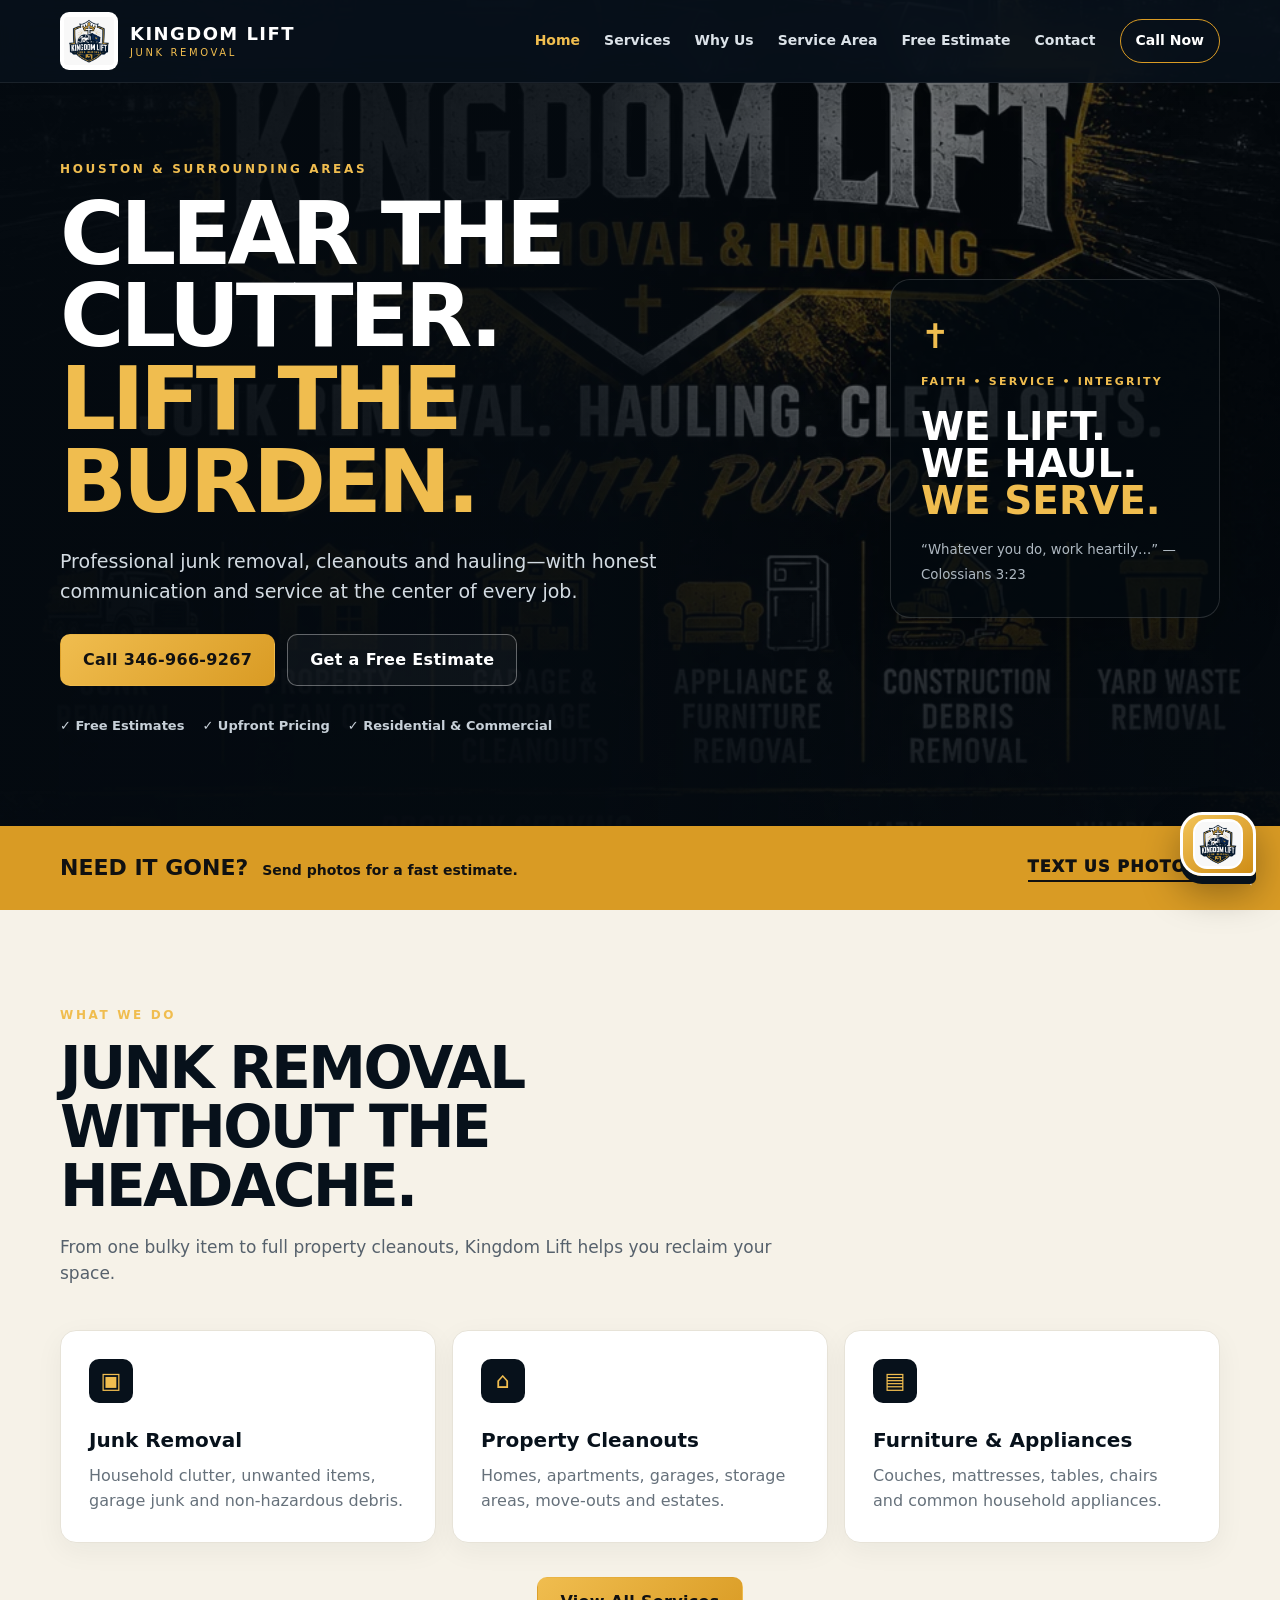
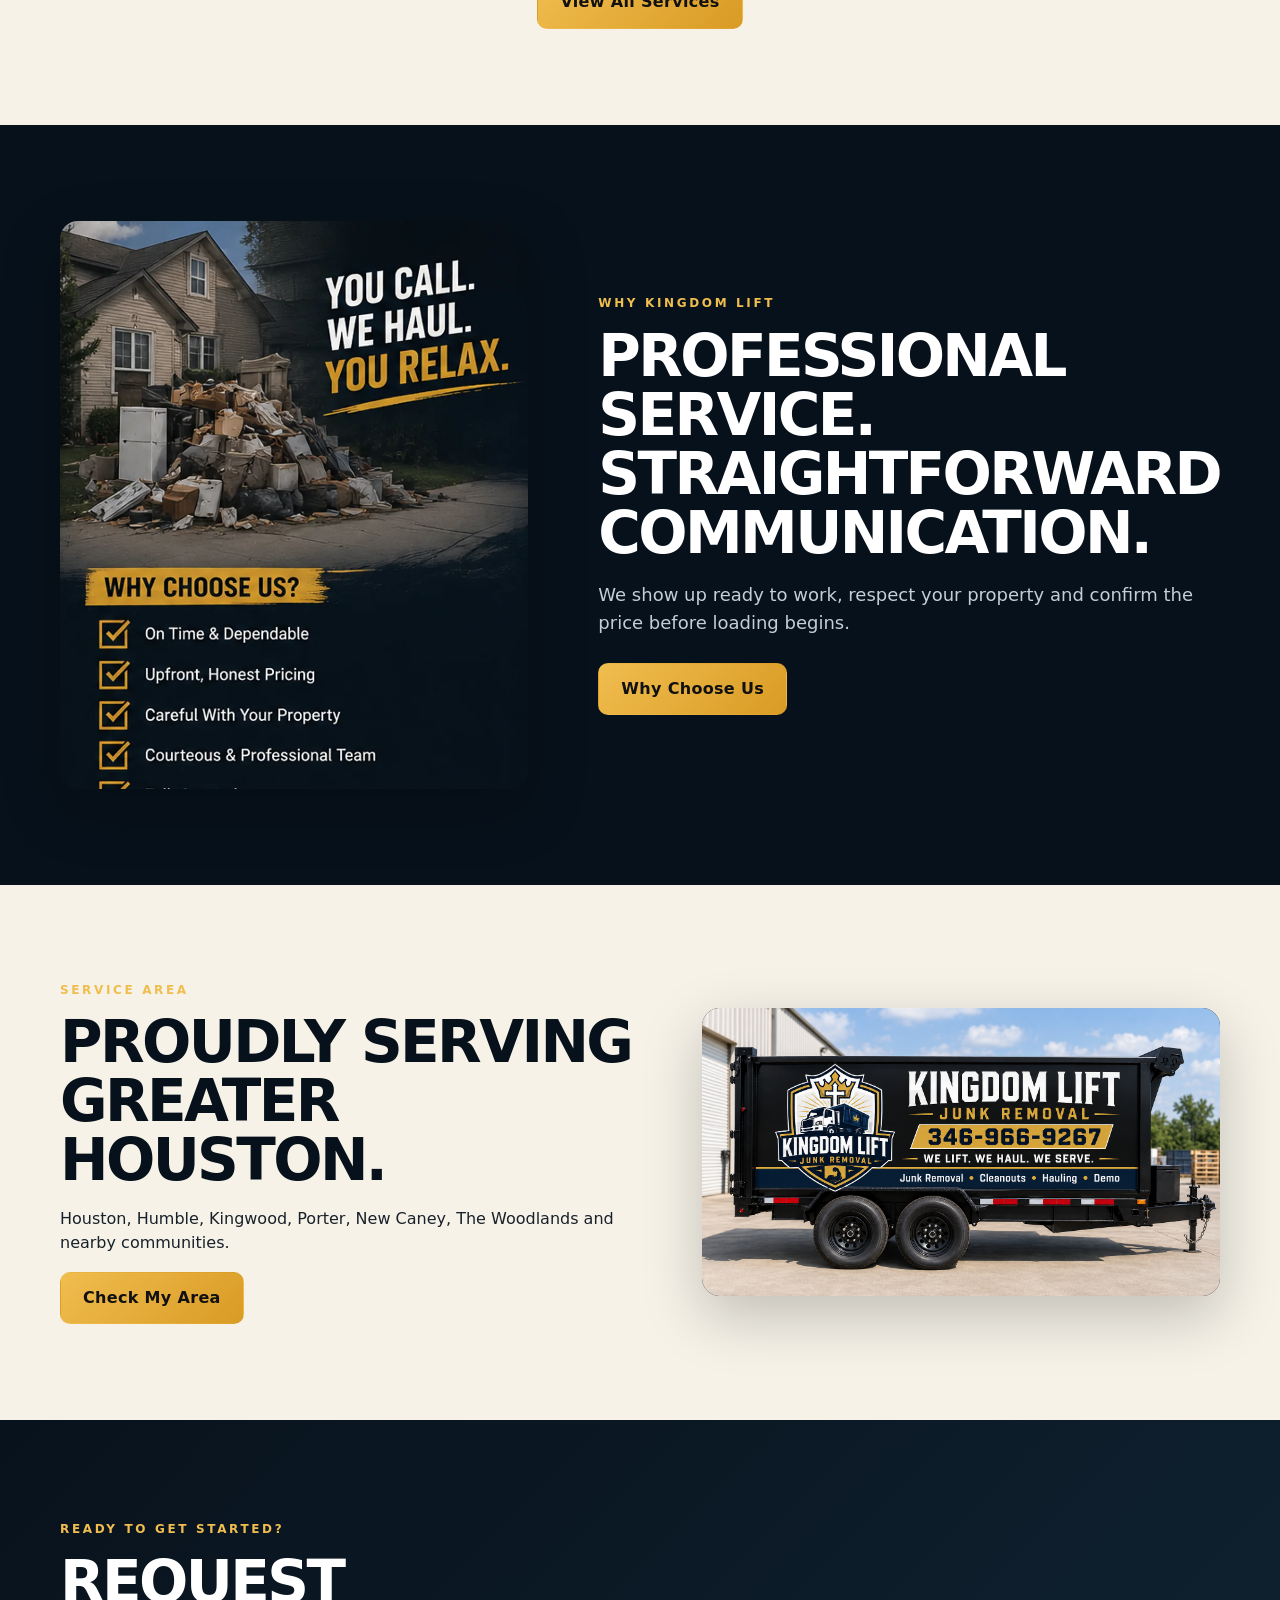
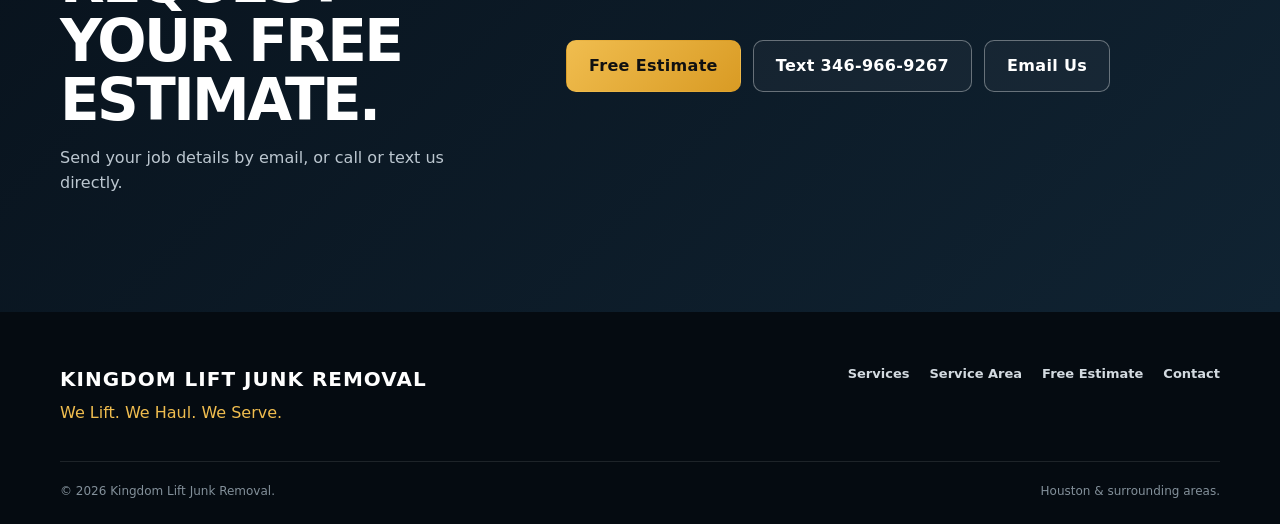
<file: index.html>
<!doctype html>
<html lang="en">
<head>
  <meta charset="utf-8"><meta name="viewport" content="width=device-width,initial-scale=1">
  <title>Kingdom Lift Junk Removal | Houston & Surrounding Areas</title>
  <meta name="description" content="Professional junk removal, property cleanouts, hauling, furniture removal, yard debris removal and light demolition in Greater Houston.">
  <meta name="theme-color" content="#08121c"><meta property="og:title" content="Kingdom Lift Junk Removal"><meta property="og:description" content="We Lift. We Haul. We Serve. Free estimates for Houston-area junk removal."><meta property="og:type" content="website">
  <link rel="preload" href="assets/kingdom-lift-hero.webp" as="image"><link rel="stylesheet" href="styles.css">
</head>
<body>
<a class="skip-link" href="#main">Skip to content</a>
<header class="site-header"><div class="container nav-wrap">
<a class="brand" href="index.html" aria-label="Kingdom Lift home"><img src="assets/IMG_3627.PNG" alt="Kingdom Lift Junk Removal logo"><span><strong>KINGDOM LIFT</strong><small>JUNK REMOVAL</small></span></a>
<button class="menu-button" aria-label="Open navigation" aria-expanded="false">☰</button>
<nav class="nav-links" aria-label="Primary navigation"><a href="index.html" aria-current="page">Home</a><a href="services.html">Services</a><a href="why-us.html">Why Us</a><a href="service-area.html">Service Area</a><a href="free-estimate.html">Free Estimate</a><a href="contact.html">Contact</a><a class="nav-call" href="tel:+13469669267">Call Now</a></nav>
</div></header>
<main id="main">
<section class="hero"><div class="hero-overlay"></div><div class="container hero-grid">
<div class="hero-copy"><p class="eyebrow">HOUSTON &amp; SURROUNDING AREAS</p><h1>Clear the clutter.<br><span>Lift the burden.</span></h1><p class="hero-lead">Professional junk removal, cleanouts and hauling—with honest communication and service at the center of every job.</p><div class="hero-actions"><a class="button button-primary" href="tel:+13469669267">Call 346-966-9267</a><a class="button button-secondary" href="free-estimate.html">Get a Free Estimate</a></div><div class="trust-row"><span>✓ Free Estimates</span><span>✓ Upfront Pricing</span><span>✓ Residential &amp; Commercial</span></div></div>
<aside class="hero-card"><div class="cross-mark">✝</div><p>FAITH • SERVICE • INTEGRITY</p><h2>WE LIFT.<br>WE HAUL.<br><span>WE SERVE.</span></h2><small>“Whatever you do, work heartily…” — Colossians 3:23</small></aside>
</div></section>
<section class="quick-strip"><div class="container quick-grid"><div><strong>Need it gone?</strong><span>Send photos for a fast estimate.</span></div><a href="sms:+13469669267?body=Hi%20Kingdom%20Lift%2C%20I%27d%20like%20a%20junk%20removal%20estimate.">TEXT US PHOTOS →</a></div></section>
<section class="section"><div class="container"><div class="section-heading"><p class="eyebrow">WHAT WE DO</p><h2>Junk removal without the headache.</h2><p>From one bulky item to full property cleanouts, Kingdom Lift helps you reclaim your space.</p></div><div class="services-grid">
<article class="service-card"><div class="service-icon">▣</div><h3>Junk Removal</h3><p>Household clutter, unwanted items, garage junk and non-hazardous debris.</p></article>
<article class="service-card"><div class="service-icon">⌂</div><h3>Property Cleanouts</h3><p>Homes, apartments, garages, storage areas, move-outs and estates.</p></article>
<article class="service-card"><div class="service-icon">▤</div><h3>Furniture &amp; Appliances</h3><p>Couches, mattresses, tables, chairs and common household appliances.</p></article>
</div><div class="center-cta"><a class="button button-primary" href="services.html">View All Services</a></div></div></section>
<section class="section section-dark"><div class="container split"><div class="photo-panel"><img src="assets/junk-removal-scene.webp" alt="Junk ready for professional removal"></div><div><p class="eyebrow">WHY KINGDOM LIFT</p><h2>Professional service. Straightforward communication.</h2><p class="light-copy">We show up ready to work, respect your property and confirm the price before loading begins.</p><a class="button button-primary" href="why-us.html">Why Choose Us</a></div></div></section>
<section class="section"><div class="container split area-split"><div><p class="eyebrow">SERVICE AREA</p><h2>Proudly serving Greater Houston.</h2><p>Houston, Humble, Kingwood, Porter, New Caney, The Woodlands and nearby communities.</p><a class="button button-primary" href="service-area.html">Check My Area</a></div><div class="photo-panel"><img src="assets/ChatGPT%20Image%20Sep%2014%2C%202026%2C%2001_29_36%20PM.png" alt="Kingdom Lift branded dump trailer"></div></div></section>
<section class="quote-section"><div class="container quote-grid"><div><p class="eyebrow">READY TO GET STARTED?</p><h2>Request your free estimate.</h2><p>Send your job details by email, or call or text us directly.</p></div><div class="home-contact-actions"><a class="button button-primary" href="free-estimate.html">Free Estimate</a><a class="button button-secondary" href="sms:+13469669267">Text 346-966-9267</a><a class="button button-secondary" href="mailto:kingdomliftjunkremoval@gmail.com">Email Us</a></div></div></section>
</main>
<footer class="footer"><div class="container footer-grid"><div><strong>KINGDOM LIFT JUNK REMOVAL</strong><p>We Lift. We Haul. We Serve.</p></div><div class="footer-links"><a href="services.html">Services</a><a href="service-area.html">Service Area</a><a href="free-estimate.html">Free Estimate</a><a href="contact.html">Contact</a></div></div><div class="container footer-bottom"><span>© <span id="year"></span> Kingdom Lift Junk Removal.</span><span>Houston &amp; surrounding areas.</span></div></footer>
<div class="mobile-actions"><a href="tel:+13469669267">Call</a><a href="sms:+13469669267">Text</a><a href="free-estimate.html">Estimate</a></div><script src="script.js"></script>
</body></html>
</file>
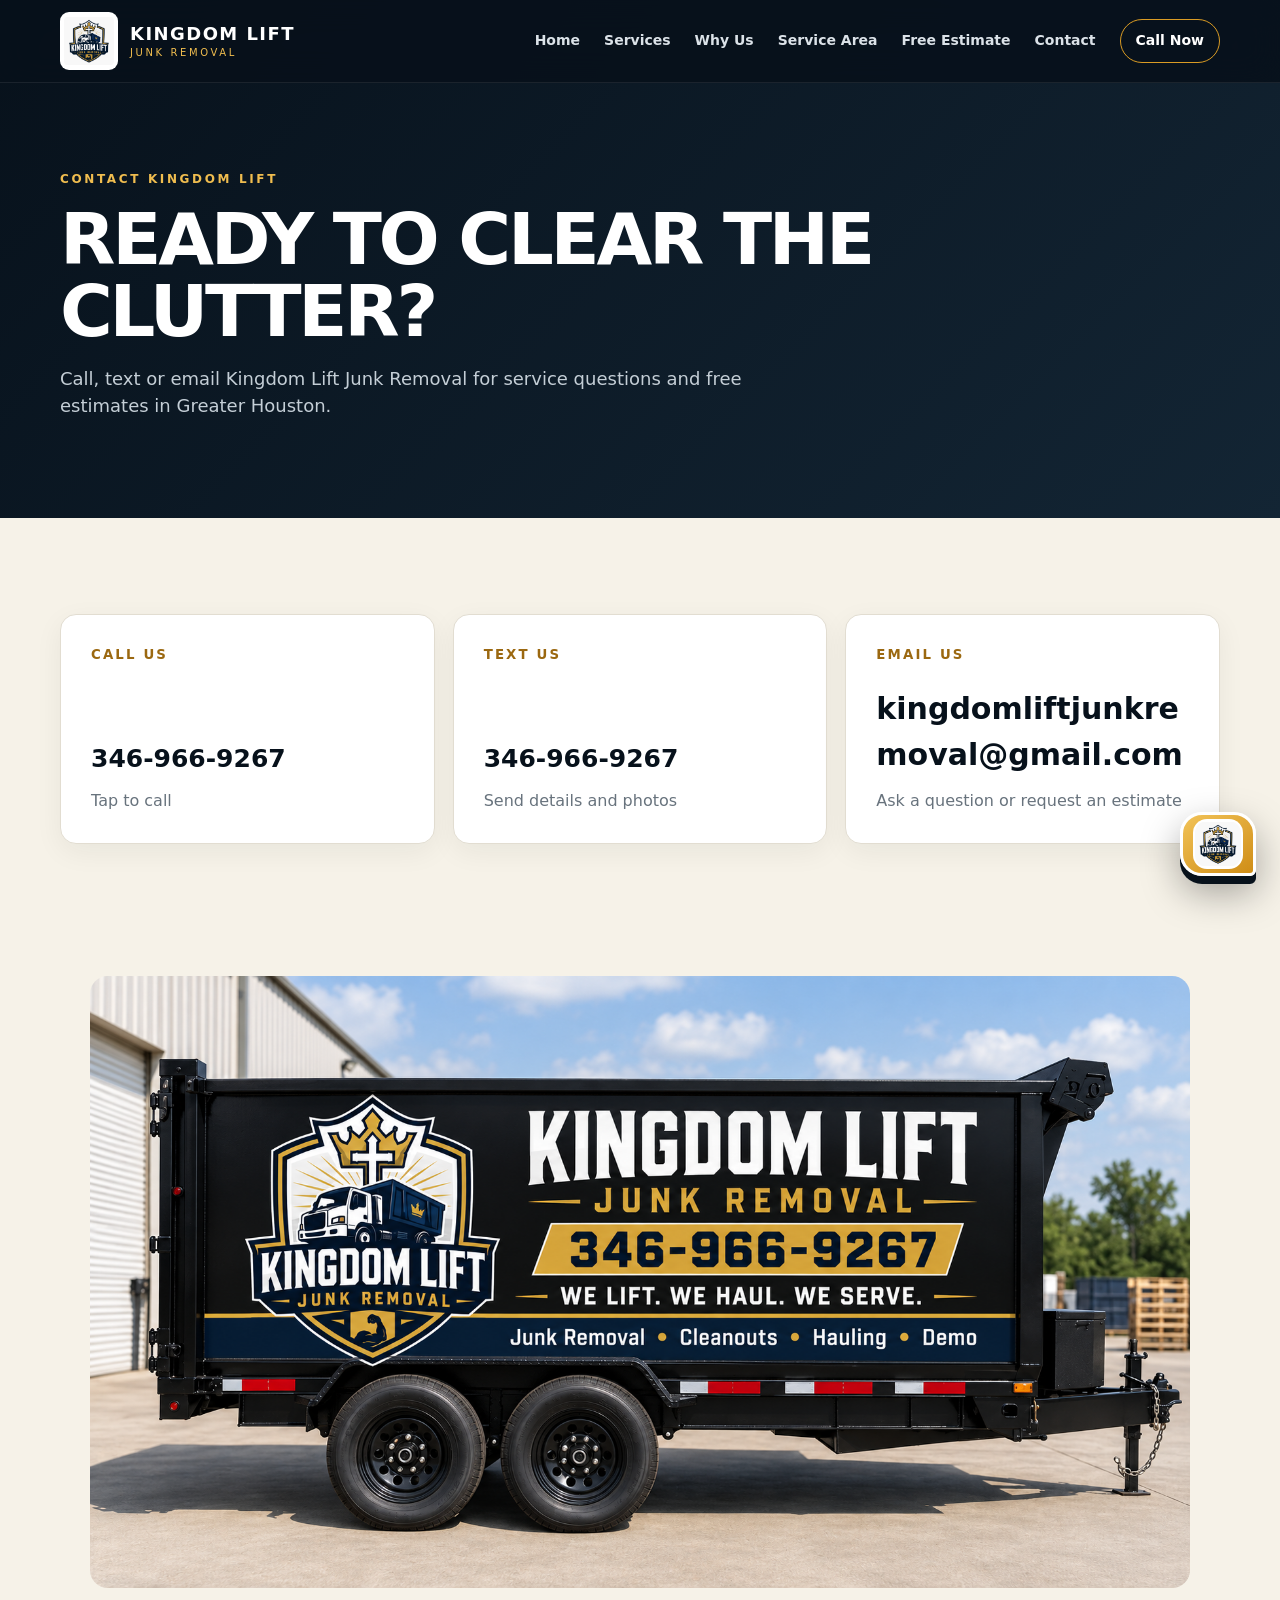
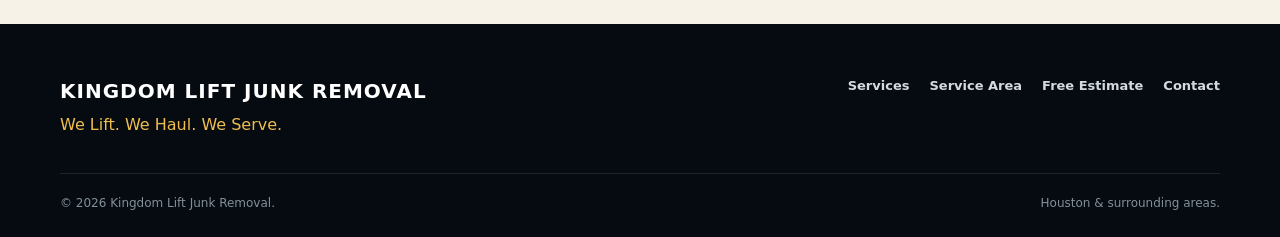
<file: contact.html>
<!doctype html>
<html lang="en"><head><meta charset="utf-8"><meta name="viewport" content="width=device-width,initial-scale=1"><title>Contact | Kingdom Lift Junk Removal</title><meta name="description" content="Call, text or email Kingdom Lift Junk Removal for service questions and free estimates in Greater Houston."><meta name="theme-color" content="#08121c"><link rel="stylesheet" href="styles.css"></head>
<body><a class="skip-link" href="#main">Skip to content</a><header class="site-header"><div class="container nav-wrap"><a class="brand" href="index.html" aria-label="Kingdom Lift home"><img src="assets/IMG_3627.PNG" alt="Kingdom Lift Junk Removal logo"><span><strong>KINGDOM LIFT</strong><small>JUNK REMOVAL</small></span></a><button class="menu-button" aria-label="Open navigation" aria-expanded="false">☰</button><nav class="nav-links" aria-label="Primary navigation"><a href="index.html">Home</a><a href="services.html">Services</a><a href="why-us.html">Why Us</a><a href="service-area.html">Service Area</a><a href="free-estimate.html">Free Estimate</a><a href="contact.html">Contact</a><a class="nav-call" href="tel:+13469669267">Call Now</a></nav></div></header>
<main id="main"><section class="page-hero"><div class="container"><p class="eyebrow">CONTACT KINGDOM LIFT</p><h1>Ready to clear the clutter?</h1><p>Call, text or email Kingdom Lift Junk Removal for service questions and free estimates in Greater Houston.</p></div></section><section class="section"><div class="container contact-grid"><a class="contact-option" href="tel:+13469669267"><small>CALL US</small><strong>346-966-9267</strong><span>Tap to call</span></a><a class="contact-option" href="sms:+13469669267?body=Hi%20Kingdom%20Lift%2C%20I%27d%20like%20a%20free%20estimate."><small>TEXT US</small><strong>346-966-9267</strong><span>Send details and photos</span></a><a class="contact-option" href="mailto:kingdomliftjunkremoval@gmail.com?subject=Kingdom%20Lift%20Website%20Inquiry"><small>EMAIL US</small><strong class="email-link">kingdomliftjunkremoval@gmail.com</strong><span>Ask a question or request an estimate</span></a></div></section><section class="brand-photo"><img src="assets/ChatGPT%20Image%20Sep%2014%2C%202026%2C%2001_29_36%20PM.png" alt="Kingdom Lift branded dump trailer"></section></main><footer class="footer"><div class="container footer-grid"><div><strong>KINGDOM LIFT JUNK REMOVAL</strong><p>We Lift. We Haul. We Serve.</p></div><div class="footer-links"><a href="services.html">Services</a><a href="service-area.html">Service Area</a><a href="free-estimate.html">Free Estimate</a><a href="contact.html">Contact</a></div></div><div class="container footer-bottom"><span>© <span id="year"></span> Kingdom Lift Junk Removal.</span><span>Houston &amp; surrounding areas.</span></div></footer><div class="mobile-actions"><a href="tel:+13469669267">Call</a><a href="sms:+13469669267">Text</a><a href="free-estimate.html">Estimate</a></div><script src="script.js"></script></body></html>
</file>
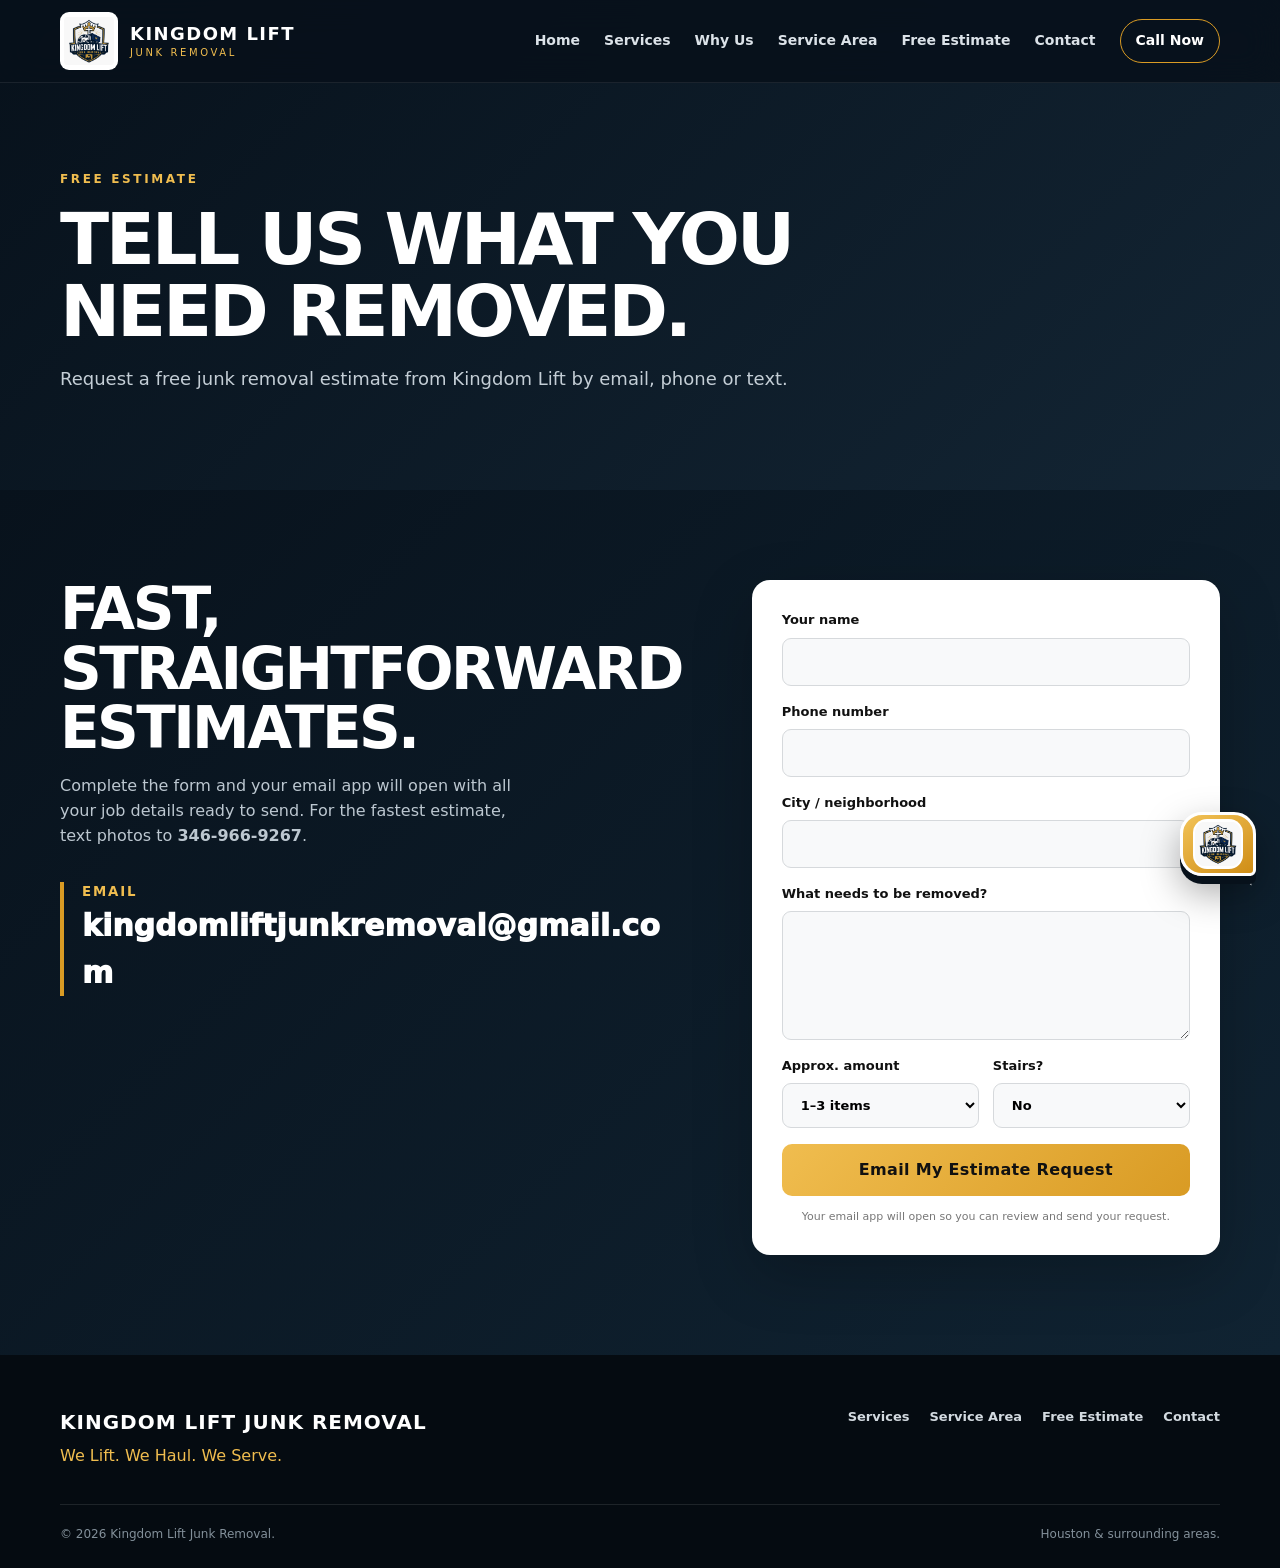
<file: free-estimate.html>
<!doctype html>
<html lang="en"><head><meta charset="utf-8"><meta name="viewport" content="width=device-width,initial-scale=1"><title>Free Estimate | Kingdom Lift Junk Removal</title><meta name="description" content="Request a free junk removal estimate from Kingdom Lift by email, phone or text."><meta name="theme-color" content="#08121c"><link rel="stylesheet" href="styles.css"></head>
<body><a class="skip-link" href="#main">Skip to content</a><header class="site-header"><div class="container nav-wrap"><a class="brand" href="index.html" aria-label="Kingdom Lift home"><img src="assets/IMG_3627.PNG" alt="Kingdom Lift Junk Removal logo"><span><strong>KINGDOM LIFT</strong><small>JUNK REMOVAL</small></span></a><button class="menu-button" aria-label="Open navigation" aria-expanded="false">☰</button><nav class="nav-links" aria-label="Primary navigation"><a href="index.html">Home</a><a href="services.html">Services</a><a href="why-us.html">Why Us</a><a href="service-area.html">Service Area</a><a href="free-estimate.html">Free Estimate</a><a href="contact.html">Contact</a><a class="nav-call" href="tel:+13469669267">Call Now</a></nav></div></header>
<main id="main"><section class="page-hero"><div class="container"><p class="eyebrow">FREE ESTIMATE</p><h1>Tell us what you need removed.</h1><p>Request a free junk removal estimate from Kingdom Lift by email, phone or text.</p></div></section><section class="quote-section inner-quote"><div class="container quote-grid"><div><h2>Fast, straightforward estimates.</h2><p>Complete the form and your email app will open with all your job details ready to send. For the fastest estimate, text photos to <a href="sms:+13469669267"><strong>346-966-9267</strong></a>.</p><div class="contact-card"><small>EMAIL</small><a class="email-link" href="mailto:kingdomliftjunkremoval@gmail.com">kingdomliftjunkremoval@gmail.com</a></div></div><form class="quote-form" id="quoteForm"><label>Your name<input id="name" name="name" autocomplete="name" required></label><label>Phone number<input id="phone" name="phone" type="tel" autocomplete="tel" required></label><label>City / neighborhood<input id="location" name="location" autocomplete="address-level2" required></label><label>What needs to be removed?<textarea id="items" name="items" rows="5" required></textarea></label><div class="form-row"><label>Approx. amount<select id="amount"><option>1–3 items</option><option>About 1/4 trailer</option><option>About 1/2 trailer</option><option>About 3/4 trailer</option><option>Full trailer / cleanout</option><option>Not sure</option></select></label><label>Stairs?<select id="stairs"><option>No</option><option>Yes</option><option>Not sure</option></select></label></div><button class="button button-primary full" type="submit">Email My Estimate Request</button><p class="form-note">Your email app will open so you can review and send your request.</p></form></div></section></main><footer class="footer"><div class="container footer-grid"><div><strong>KINGDOM LIFT JUNK REMOVAL</strong><p>We Lift. We Haul. We Serve.</p></div><div class="footer-links"><a href="services.html">Services</a><a href="service-area.html">Service Area</a><a href="free-estimate.html">Free Estimate</a><a href="contact.html">Contact</a></div></div><div class="container footer-bottom"><span>© <span id="year"></span> Kingdom Lift Junk Removal.</span><span>Houston &amp; surrounding areas.</span></div></footer><div class="mobile-actions"><a href="tel:+13469669267">Call</a><a href="sms:+13469669267">Text</a><a href="free-estimate.html">Estimate</a></div><script src="script.js"></script></body></html>
</file>
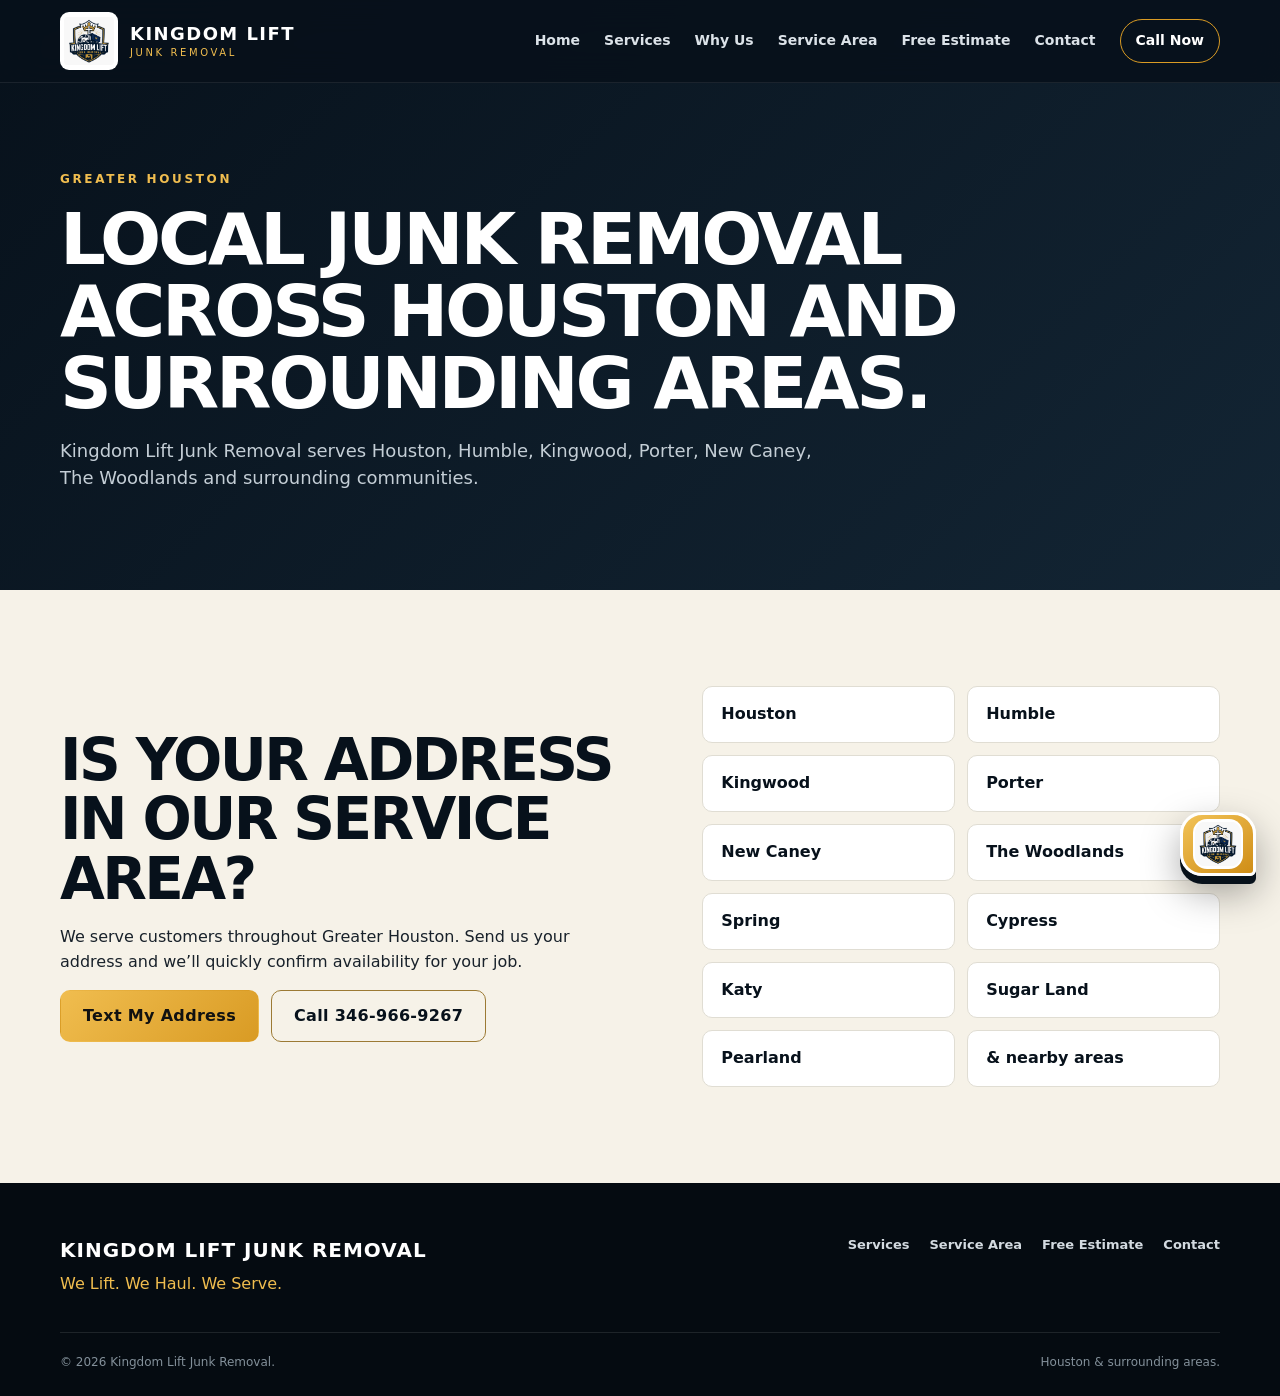
<file: service-area.html>
<!doctype html>
<html lang="en"><head><meta charset="utf-8"><meta name="viewport" content="width=device-width,initial-scale=1"><title>Service Area | Kingdom Lift Junk Removal</title><meta name="description" content="Kingdom Lift Junk Removal serves Houston, Humble, Kingwood, Porter, New Caney, The Woodlands and surrounding communities."><meta name="theme-color" content="#08121c"><link rel="stylesheet" href="styles.css"></head>
<body><a class="skip-link" href="#main">Skip to content</a><header class="site-header"><div class="container nav-wrap"><a class="brand" href="index.html" aria-label="Kingdom Lift home"><img src="assets/IMG_3627.PNG" alt="Kingdom Lift Junk Removal logo"><span><strong>KINGDOM LIFT</strong><small>JUNK REMOVAL</small></span></a><button class="menu-button" aria-label="Open navigation" aria-expanded="false">☰</button><nav class="nav-links" aria-label="Primary navigation"><a href="index.html">Home</a><a href="services.html">Services</a><a href="why-us.html">Why Us</a><a href="service-area.html">Service Area</a><a href="free-estimate.html">Free Estimate</a><a href="contact.html">Contact</a><a class="nav-call" href="tel:+13469669267">Call Now</a></nav></div></header>
<main id="main"><section class="page-hero"><div class="container"><p class="eyebrow">GREATER HOUSTON</p><h1>Local junk removal across Houston and surrounding areas.</h1><p>Kingdom Lift Junk Removal serves Houston, Humble, Kingwood, Porter, New Caney, The Woodlands and surrounding communities.</p></div></section><section class="section"><div class="container split area-split"><div><h2>Is your address in our service area?</h2><p>We serve customers throughout Greater Houston. Send us your address and we’ll quickly confirm availability for your job.</p><div class="hero-actions dark-actions"><a class="button button-primary" href="sms:+13469669267?body=Hi%20Kingdom%20Lift%2C%20can%20you%20confirm%20service%20for%20my%20address%3F">Text My Address</a><a class="button button-outline" href="tel:+13469669267">Call 346-966-9267</a></div></div><div class="area-list"><span>Houston</span><span>Humble</span><span>Kingwood</span><span>Porter</span><span>New Caney</span><span>The Woodlands</span><span>Spring</span><span>Cypress</span><span>Katy</span><span>Sugar Land</span><span>Pearland</span><span>&amp; nearby areas</span></div></div></section></main><footer class="footer"><div class="container footer-grid"><div><strong>KINGDOM LIFT JUNK REMOVAL</strong><p>We Lift. We Haul. We Serve.</p></div><div class="footer-links"><a href="services.html">Services</a><a href="service-area.html">Service Area</a><a href="free-estimate.html">Free Estimate</a><a href="contact.html">Contact</a></div></div><div class="container footer-bottom"><span>© <span id="year"></span> Kingdom Lift Junk Removal.</span><span>Houston &amp; surrounding areas.</span></div></footer><div class="mobile-actions"><a href="tel:+13469669267">Call</a><a href="sms:+13469669267">Text</a><a href="free-estimate.html">Estimate</a></div><script src="script.js"></script></body></html>
</file>
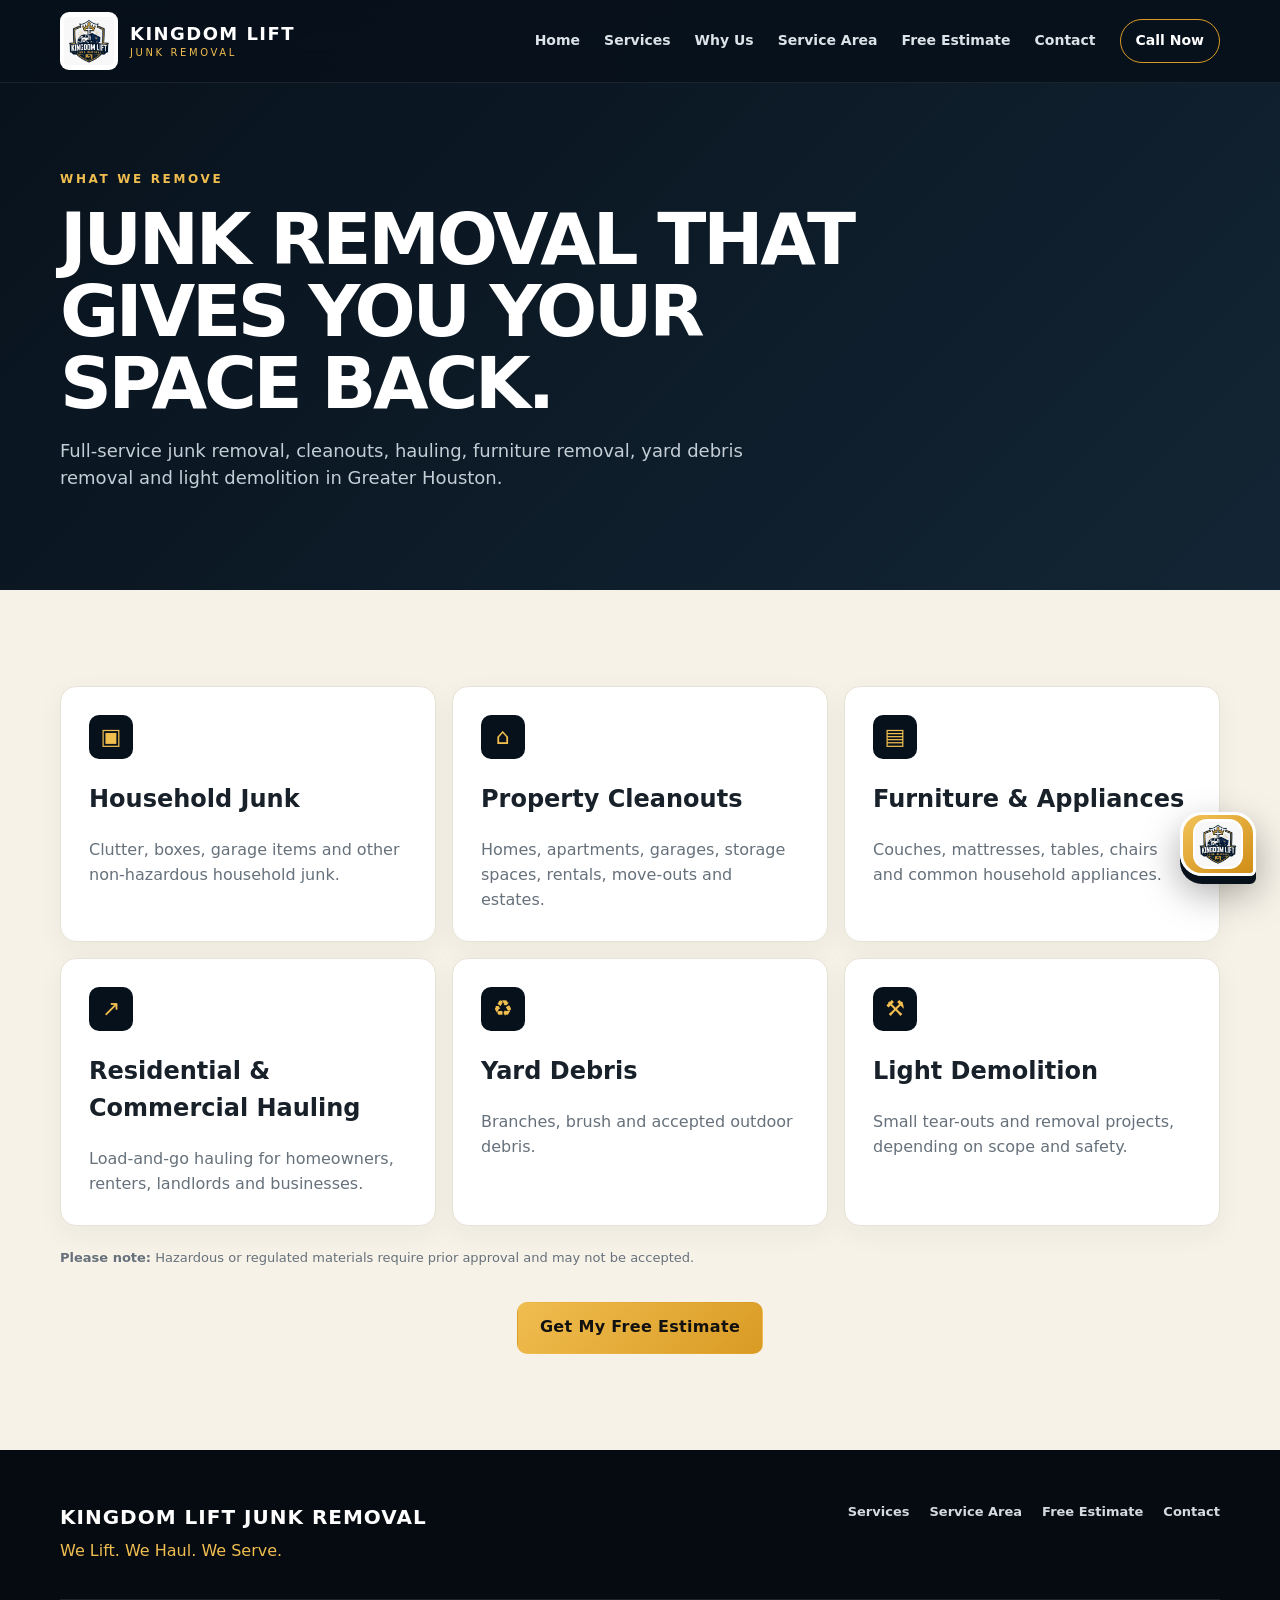
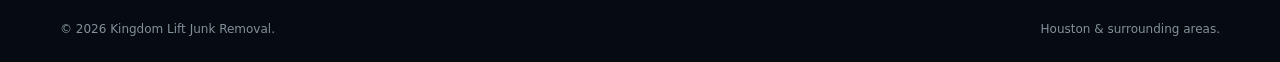
<file: services.html>
<!doctype html>
<html lang="en"><head><meta charset="utf-8"><meta name="viewport" content="width=device-width,initial-scale=1"><title>Services | Kingdom Lift Junk Removal</title><meta name="description" content="Full-service junk removal, cleanouts, hauling, furniture removal, yard debris removal and light demolition in Greater Houston."><meta name="theme-color" content="#08121c"><link rel="stylesheet" href="styles.css"></head>
<body><a class="skip-link" href="#main">Skip to content</a><header class="site-header"><div class="container nav-wrap"><a class="brand" href="index.html" aria-label="Kingdom Lift home"><img src="assets/IMG_3627.PNG" alt="Kingdom Lift Junk Removal logo"><span><strong>KINGDOM LIFT</strong><small>JUNK REMOVAL</small></span></a><button class="menu-button" aria-label="Open navigation" aria-expanded="false">☰</button><nav class="nav-links" aria-label="Primary navigation"><a href="index.html">Home</a><a href="services.html">Services</a><a href="why-us.html">Why Us</a><a href="service-area.html">Service Area</a><a href="free-estimate.html">Free Estimate</a><a href="contact.html">Contact</a><a class="nav-call" href="tel:+13469669267">Call Now</a></nav></div></header>
<main id="main"><section class="page-hero"><div class="container"><p class="eyebrow">WHAT WE REMOVE</p><h1>Junk removal that gives you your space back.</h1><p>Full-service junk removal, cleanouts, hauling, furniture removal, yard debris removal and light demolition in Greater Houston.</p></div></section><section class="section"><div class="container"><div class="services-grid">
<article class="service-card"><div class="service-icon">▣</div><h2>Household Junk</h2><p>Clutter, boxes, garage items and other non-hazardous household junk.</p></article>
<article class="service-card"><div class="service-icon">⌂</div><h2>Property Cleanouts</h2><p>Homes, apartments, garages, storage spaces, rentals, move-outs and estates.</p></article>
<article class="service-card"><div class="service-icon">▤</div><h2>Furniture &amp; Appliances</h2><p>Couches, mattresses, tables, chairs and common household appliances.</p></article>
<article class="service-card"><div class="service-icon">↗</div><h2>Residential &amp; Commercial Hauling</h2><p>Load-and-go hauling for homeowners, renters, landlords and businesses.</p></article>
<article class="service-card"><div class="service-icon">♻</div><h2>Yard Debris</h2><p>Branches, brush and accepted outdoor debris.</p></article>
<article class="service-card"><div class="service-icon">⚒</div><h2>Light Demolition</h2><p>Small tear-outs and removal projects, depending on scope and safety.</p></article>
</div><p class="materials-note"><strong>Please note:</strong> Hazardous or regulated materials require prior approval and may not be accepted.</p><div class="center-cta"><a class="button button-primary" href="free-estimate.html">Get My Free Estimate</a></div></div></section></main><footer class="footer"><div class="container footer-grid"><div><strong>KINGDOM LIFT JUNK REMOVAL</strong><p>We Lift. We Haul. We Serve.</p></div><div class="footer-links"><a href="services.html">Services</a><a href="service-area.html">Service Area</a><a href="free-estimate.html">Free Estimate</a><a href="contact.html">Contact</a></div></div><div class="container footer-bottom"><span>© <span id="year"></span> Kingdom Lift Junk Removal.</span><span>Houston &amp; surrounding areas.</span></div></footer><div class="mobile-actions"><a href="tel:+13469669267">Call</a><a href="sms:+13469669267">Text</a><a href="free-estimate.html">Estimate</a></div><script src="script.js"></script></body></html>
</file>
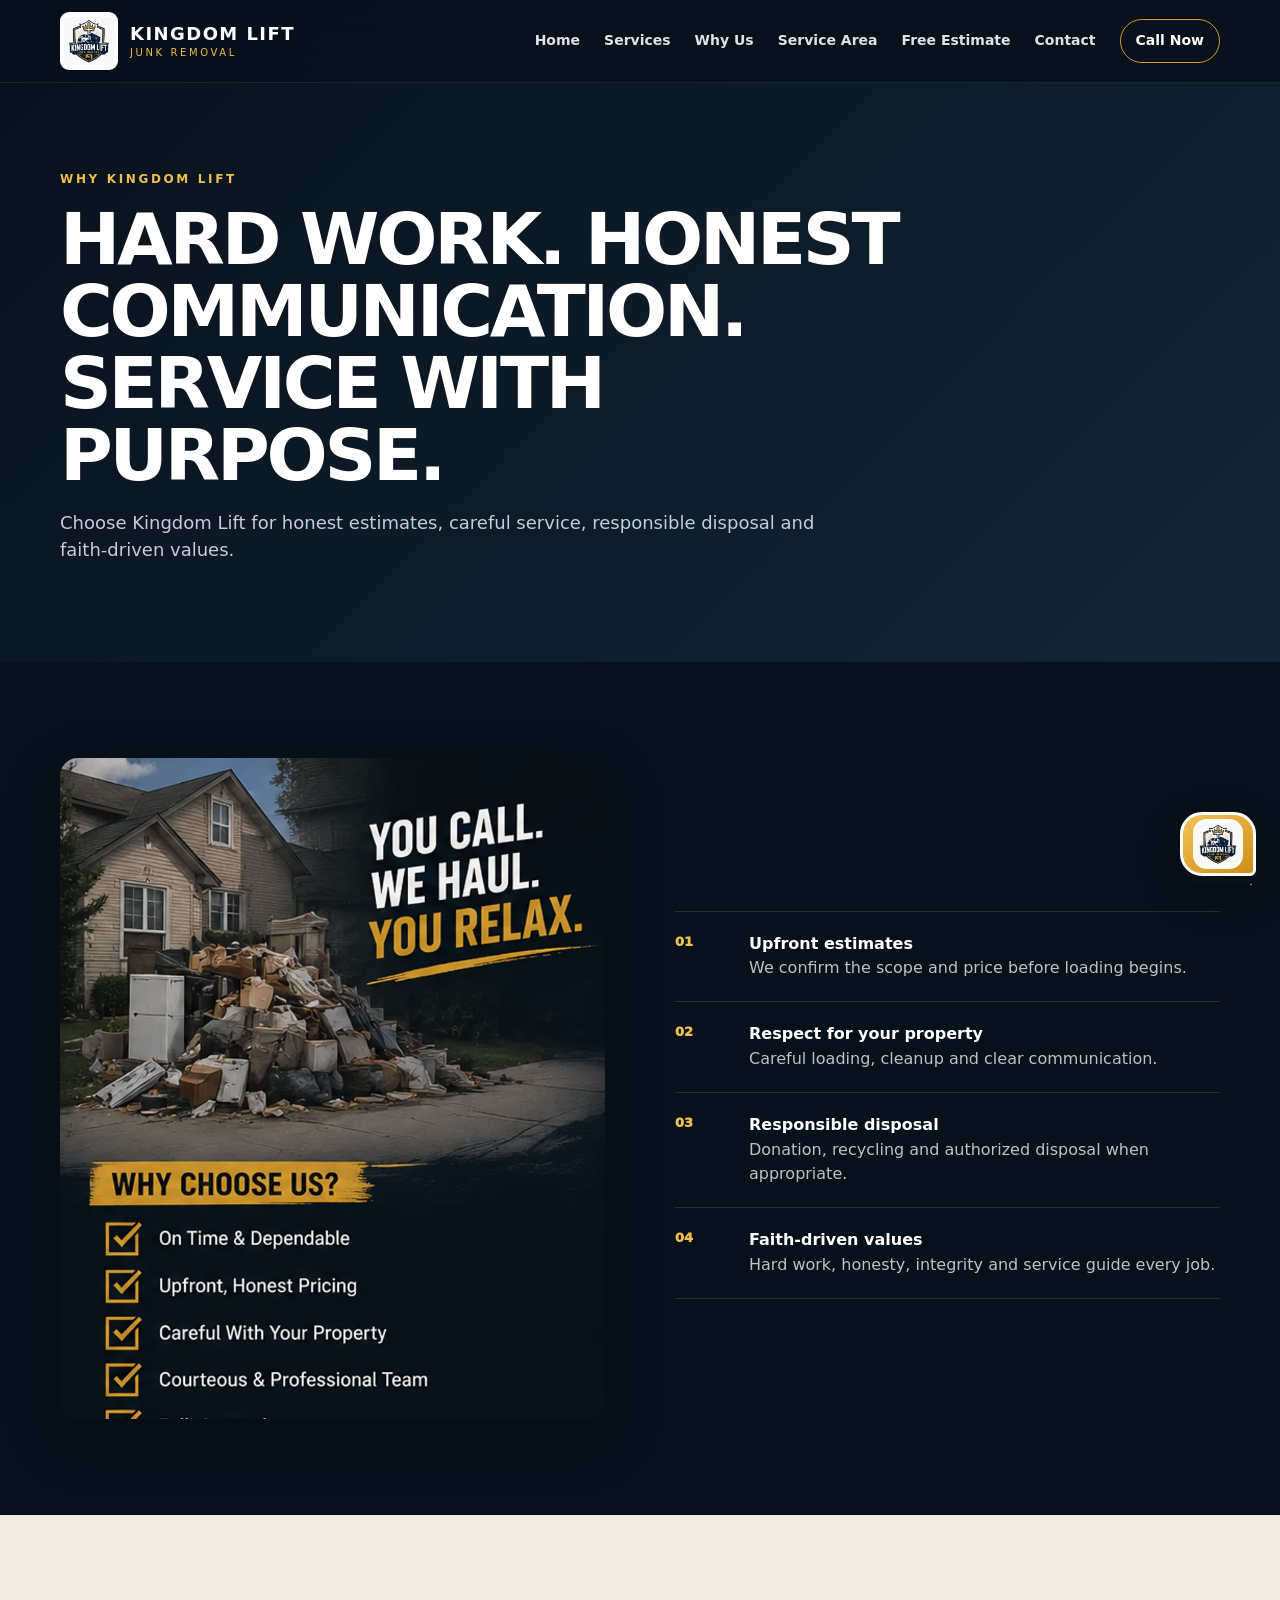
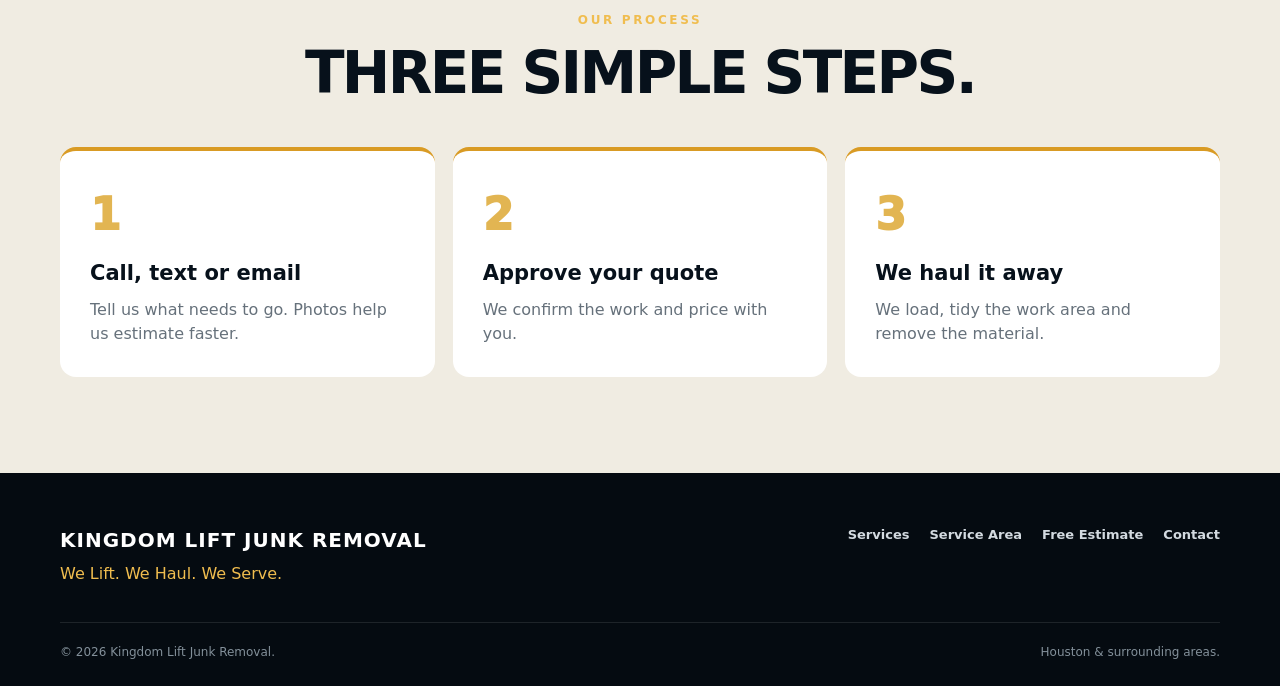
<file: why-us.html>
<!doctype html>
<html lang="en"><head><meta charset="utf-8"><meta name="viewport" content="width=device-width,initial-scale=1"><title>Why Us | Kingdom Lift Junk Removal</title><meta name="description" content="Choose Kingdom Lift for honest estimates, careful service, responsible disposal and faith-driven values."><meta name="theme-color" content="#08121c"><link rel="stylesheet" href="styles.css"></head>
<body><a class="skip-link" href="#main">Skip to content</a><header class="site-header"><div class="container nav-wrap"><a class="brand" href="index.html" aria-label="Kingdom Lift home"><img src="assets/IMG_3627.PNG" alt="Kingdom Lift Junk Removal logo"><span><strong>KINGDOM LIFT</strong><small>JUNK REMOVAL</small></span></a><button class="menu-button" aria-label="Open navigation" aria-expanded="false">☰</button><nav class="nav-links" aria-label="Primary navigation"><a href="index.html">Home</a><a href="services.html">Services</a><a href="why-us.html">Why Us</a><a href="service-area.html">Service Area</a><a href="free-estimate.html">Free Estimate</a><a href="contact.html">Contact</a><a class="nav-call" href="tel:+13469669267">Call Now</a></nav></div></header>
<main id="main"><section class="page-hero"><div class="container"><p class="eyebrow">WHY KINGDOM LIFT</p><h1>Hard work. Honest communication. Service with purpose.</h1><p>Choose Kingdom Lift for honest estimates, careful service, responsible disposal and faith-driven values.</p></div></section><section class="section section-dark"><div class="container split"><div class="photo-panel"><img src="assets/junk-removal-scene.webp" alt="Junk ready for professional removal"></div><div><div class="check-list">
<div><span>01</span><p><strong>Upfront estimates</strong><br>We confirm the scope and price before loading begins.</p></div>
<div><span>02</span><p><strong>Respect for your property</strong><br>Careful loading, cleanup and clear communication.</p></div>
<div><span>03</span><p><strong>Responsible disposal</strong><br>Donation, recycling and authorized disposal when appropriate.</p></div>
<div><span>04</span><p><strong>Faith-driven values</strong><br>Hard work, honesty, integrity and service guide every job.</p></div>
</div></div></div></section><section class="section process-section"><div class="container"><div class="section-heading centered"><p class="eyebrow">OUR PROCESS</p><h2>Three simple steps.</h2></div><div class="process-grid"><div class="process-card"><span>1</span><h3>Call, text or email</h3><p>Tell us what needs to go. Photos help us estimate faster.</p></div><div class="process-card"><span>2</span><h3>Approve your quote</h3><p>We confirm the work and price with you.</p></div><div class="process-card"><span>3</span><h3>We haul it away</h3><p>We load, tidy the work area and remove the material.</p></div></div></div></section></main><footer class="footer"><div class="container footer-grid"><div><strong>KINGDOM LIFT JUNK REMOVAL</strong><p>We Lift. We Haul. We Serve.</p></div><div class="footer-links"><a href="services.html">Services</a><a href="service-area.html">Service Area</a><a href="free-estimate.html">Free Estimate</a><a href="contact.html">Contact</a></div></div><div class="container footer-bottom"><span>© <span id="year"></span> Kingdom Lift Junk Removal.</span><span>Houston &amp; surrounding areas.</span></div></footer><div class="mobile-actions"><a href="tel:+13469669267">Call</a><a href="sms:+13469669267">Text</a><a href="free-estimate.html">Estimate</a></div><script src="script.js"></script></body></html>
</file>
<file: styles.css>
:root{
  --ink:#07111b;
  --ink-2:#0c1925;
  --ink-3:#132534;
  --gold:#d99b24;
  --gold-2:#f0bd4f;
  --cream:#f6f2e8;
  --white:#ffffff;
  --muted:#aab5bf;
  --line:rgba(255,255,255,.12);
  --shadow:0 20px 60px rgba(0,0,0,.22);
  --radius:20px;
  --container:min(1160px, calc(100% - 40px));
}
*{box-sizing:border-box}
html{scroll-behavior:smooth}
body{
  margin:0;
  background:var(--cream);
  color:#18212a;
  font-family:Inter,ui-sans-serif,system-ui,-apple-system,BlinkMacSystemFont,"Segoe UI",sans-serif;
  line-height:1.55;
}
img{max-width:100%;display:block}
a{color:inherit;text-decoration:none}
button,input,textarea,select{font:inherit}
.container{width:var(--container);margin-inline:auto}
.skip-link{position:absolute;left:-9999px}
.skip-link:focus{left:12px;top:12px;z-index:100;background:#fff;padding:10px 14px}

.site-header{
  position:fixed;top:0;left:0;right:0;z-index:50;
  background:rgba(7,17,27,.88);
  backdrop-filter:blur(16px);
  border-bottom:1px solid rgba(255,255,255,.08);
}
.nav-wrap{height:82px;display:flex;align-items:center;justify-content:space-between;gap:28px}
.brand{display:flex;align-items:center;gap:12px;color:#fff}
.brand img{width:58px;height:58px;object-fit:cover;object-position:center;border-radius:12px;border:1px solid rgba(255,255,255,.18)}
.brand span{display:grid;line-height:1}
.brand strong{font-size:18px;letter-spacing:.08em}
.brand small{font-size:10px;color:var(--gold-2);letter-spacing:.26em;margin-top:5px}
.nav-links{display:flex;align-items:center;gap:24px;color:#dbe2e8;font-size:14px;font-weight:700}
.nav-links a:hover{color:var(--gold-2)}
.nav-call{border:1px solid var(--gold);padding:10px 15px;border-radius:999px;color:#fff!important}
.menu-button{display:none;background:none;border:0;color:#fff;font-size:28px}

.hero{
  min-height:780px;
  padding:160px 0 90px;
  position:relative;
  display:grid;
  align-items:center;
  background-image:url("assets/kingdom-lift-hero.webp");
  background-size:cover;
  background-position:center 42%;
  color:#fff;
  overflow:hidden;
}
.hero-overlay{
  position:absolute;inset:0;
  background:
    linear-gradient(90deg,rgba(4,10,16,.97) 0%,rgba(4,10,16,.91) 46%,rgba(4,10,16,.54) 72%,rgba(4,10,16,.72) 100%),
    linear-gradient(0deg,rgba(4,10,16,.9),transparent 55%);
}
.hero-grid{position:relative;display:grid;grid-template-columns:1.45fr .65fr;gap:70px;align-items:center}
.eyebrow{font-size:12px;font-weight:900;letter-spacing:.22em;color:var(--gold-2);margin:0 0 14px}
.hero h1{font-size:clamp(52px,7vw,88px);line-height:.94;margin:0;letter-spacing:-.05em;text-transform:uppercase;max-width:760px}
.hero h1 span{color:var(--gold-2)}
.hero-lead{font-size:19px;color:#d3dbe2;max-width:670px;margin:24px 0 28px}
.hero-actions{display:flex;gap:12px;flex-wrap:wrap}
.button{
  display:inline-flex;align-items:center;justify-content:center;
  min-height:52px;padding:0 22px;border-radius:10px;border:1px solid transparent;
  font-weight:900;letter-spacing:.02em;cursor:pointer;
}
.button-primary{background:linear-gradient(135deg,var(--gold-2),var(--gold));color:#111}
.button-primary:hover{filter:brightness(1.06);transform:translateY(-1px)}
.button-secondary{border-color:rgba(255,255,255,.35);color:#fff;background:rgba(255,255,255,.04)}
.trust-row{display:flex;flex-wrap:wrap;gap:18px;margin-top:30px;color:#c7d0d8;font-size:13px;font-weight:700}
.hero-card{
  justify-self:end;max-width:330px;padding:30px;
  border:1px solid rgba(255,255,255,.14);
  background:rgba(4,10,16,.72);
  box-shadow:var(--shadow);
  border-radius:var(--radius);
}
.hero-card .cross-mark{color:var(--gold-2);font-size:34px}
.hero-card p{font-size:11px;letter-spacing:.2em;color:var(--gold-2);font-weight:900}
.hero-card h2{font-size:39px;line-height:.95;margin:18px 0;text-transform:uppercase}
.hero-card h2 span{color:var(--gold-2)}
.hero-card small{color:#aeb8c1}

.quick-strip{background:var(--gold);color:#111}
.quick-grid{display:flex;align-items:center;justify-content:space-between;min-height:84px;gap:20px}
.quick-grid div{display:flex;gap:14px;align-items:baseline}
.quick-grid strong{font-size:22px;text-transform:uppercase}
.quick-grid span{font-size:14px;font-weight:700}
.quick-grid a{font-weight:1000;letter-spacing:.07em;border-bottom:2px solid #111}

.section{padding:96px 0}
.section-heading{max-width:720px;margin-bottom:44px}
.section-heading.centered{text-align:center;margin-inline:auto}
.section-heading h2,.split h2,.quote-section h2{
  font-size:clamp(38px,5vw,58px);line-height:1.02;letter-spacing:-.045em;margin:0 0 16px;color:var(--ink);text-transform:uppercase;
}
.section-heading p:not(.eyebrow){color:#56616c;font-size:17px}
.services-grid{display:grid;grid-template-columns:repeat(3,1fr);gap:16px}
.service-card{
  background:#fff;border:1px solid #e7e3d8;border-radius:16px;padding:28px;
  box-shadow:0 8px 28px rgba(20,31,40,.05);
}
.service-card:hover{transform:translateY(-3px);box-shadow:0 18px 38px rgba(20,31,40,.1)}
.service-icon{
  width:44px;height:44px;border-radius:10px;background:var(--ink);color:var(--gold-2);
  display:grid;place-items:center;font-size:22px;margin-bottom:22px;
}
.service-card h3{font-size:20px;margin:0 0 8px;color:var(--ink)}
.service-card p{margin:0;color:#66717b}
.materials-note{margin-top:22px;font-size:13px;color:#67717b}

.section-dark{background:var(--ink);color:#fff}
.section-dark h2{color:#fff}
.split{display:grid;grid-template-columns:1fr 1fr;gap:70px;align-items:center}
.photo-panel{position:relative}
.photo-panel img{width:100%;border-radius:18px;aspect-ratio:4/3;object-fit:cover;box-shadow:var(--shadow)}
.photo-badge{
  position:absolute;left:20px;bottom:20px;background:var(--gold);color:#111;
  padding:12px 16px;border-radius:7px;font-weight:1000;letter-spacing:.08em;
}
.check-list{margin-top:32px;border-top:1px solid var(--line)}
.check-list>div{display:grid;grid-template-columns:56px 1fr;gap:18px;padding:20px 0;border-bottom:1px solid var(--line)}
.check-list span{color:var(--gold-2);font-weight:1000;font-size:13px}
.check-list p{margin:0;color:#b9c3cc}
.check-list strong{color:#fff}

.process-section{background:#f0ece2}
.process-grid{display:grid;grid-template-columns:repeat(3,1fr);gap:18px}
.process-card{background:#fff;border-radius:16px;padding:30px;border-top:4px solid var(--gold)}
.process-card span{font-size:44px;font-weight:1000;color:#e2b552}
.process-card h3{font-size:21px;margin:8px 0;color:var(--ink)}
.process-card p{margin:0;color:#66717b}

.brand-photo{background:#0a1118;padding:0}
.brand-photo img{width:100%;max-height:620px;object-fit:cover;object-position:center}

.area-split{grid-template-columns:1.05fr .95fr}
.area-list{display:grid;grid-template-columns:repeat(2,1fr);gap:12px}
.area-list span{padding:15px 18px;background:#fff;border:1px solid #e0ddd3;border-radius:10px;font-weight:800;color:var(--ink)}
#areas .button{margin-top:24px}

.quote-section{background:linear-gradient(135deg,#08121c,#102332);color:#fff;padding:100px 0}
.quote-section h2{color:#fff}
.quote-grid{display:grid;grid-template-columns:.8fr 1.2fr;gap:70px;align-items:start}
.quote-grid>div>p:not(.eyebrow){color:#bcc7d0;max-width:480px}
.contact-card{margin-top:34px;border-left:4px solid var(--gold);padding-left:18px;display:grid}
.contact-card small{color:var(--gold-2);font-weight:900;letter-spacing:.14em}
.contact-card a{font-size:30px;font-weight:1000}
.quote-form{background:#fff;color:#111;border-radius:18px;padding:30px;box-shadow:var(--shadow)}
.quote-form label{display:grid;gap:7px;font-size:13px;font-weight:800;margin-bottom:16px}
.quote-form input,.quote-form textarea,.quote-form select{
  width:100%;border:1px solid #d6d9dc;background:#f8f9fa;padding:13px 14px;border-radius:9px;outline:none;
}
.quote-form input:focus,.quote-form textarea:focus,.quote-form select:focus{border-color:var(--gold);box-shadow:0 0 0 3px rgba(217,155,36,.16)}
.form-row{display:grid;grid-template-columns:1fr 1fr;gap:14px}
.full{width:100%;border:0}
.form-note{font-size:11px;color:#777;margin:12px 0 0;text-align:center}

.footer{background:#050b11;color:#d3dae0;padding:52px 0 24px}
.footer-grid{display:flex;justify-content:space-between;gap:30px;align-items:start}
.footer-grid strong{color:#fff;font-size:20px;letter-spacing:.05em}
.footer-grid p{margin:6px 0 0;color:var(--gold-2)}
.footer-links{display:flex;flex-wrap:wrap;gap:20px;font-weight:700;font-size:13px}
.footer-bottom{display:flex;justify-content:space-between;gap:20px;border-top:1px solid rgba(255,255,255,.1);margin-top:35px;padding-top:20px;font-size:12px;color:#83909a}

@media (max-width: 900px){
  .nav-links{
    display:none;position:absolute;top:82px;left:0;right:0;padding:20px;
    background:#07111b;border-top:1px solid rgba(255,255,255,.08);
    flex-direction:column;align-items:stretch;
  }
  .nav-links.open{display:flex}
  .menu-button{display:block}
  .hero{min-height:720px;background-position:58% center}
  .hero-grid,.split,.quote-grid{grid-template-columns:1fr}
  .hero-card{justify-self:start;max-width:420px}
  .services-grid,.process-grid{grid-template-columns:1fr 1fr}
  .quote-grid{gap:40px}
}
@media (max-width: 620px){
  :root{--container:min(100% - 28px,1160px)}
  .nav-wrap{height:72px}
  .brand img{width:48px;height:48px}
  .brand strong{font-size:15px}
  .nav-links{top:72px}
  .hero{min-height:760px;padding:125px 0 70px}
  .hero-grid{gap:34px}
  .hero h1{font-size:48px}
  .hero-lead{font-size:16px}
  .hero-actions .button{width:100%}
  .hero-card{display:none}
  .quick-grid{padding:18px 0;align-items:flex-start;flex-direction:column}
  .quick-grid div{display:grid;gap:0}
  .section{padding:72px 0}
  .services-grid,.process-grid{grid-template-columns:1fr}
  .split{gap:38px}
  .form-row{grid-template-columns:1fr}
  .area-list{grid-template-columns:1fr 1fr}
  .footer-grid,.footer-bottom{flex-direction:column}
}

/* Multi-page layout */
.page-hero{padding:170px 0 80px;background:linear-gradient(135deg,#07111b,#132534);color:#fff}
.page-hero h1{max-width:900px;margin:0 0 18px;font-size:clamp(42px,6vw,72px);line-height:1;letter-spacing:-.045em;text-transform:uppercase}
.page-hero>div>p:last-child{max-width:760px;color:#c4ced6;font-size:18px}
.nav-links a[aria-current="page"]{color:var(--gold-2)}
.center-cta{display:flex;justify-content:center;margin-top:34px}
.light-copy{color:#c4ced6;font-size:18px;margin-bottom:26px}
.dark-actions .button-outline{border-color:#9c7a34;color:var(--ink)}
.button-outline{border:1px solid currentColor;background:transparent}
.home-contact-actions{display:flex;flex-wrap:wrap;gap:12px;align-self:center}
.inner-quote{padding-top:90px}
.email-link{overflow-wrap:anywhere;font-size:clamp(18px,2.5vw,30px)!important}
.contact-grid{display:grid;grid-template-columns:repeat(3,1fr);gap:18px}
.contact-option{display:flex;flex-direction:column;min-height:230px;padding:30px;border:1px solid #e2ddd1;border-radius:16px;background:#fff;box-shadow:0 8px 28px rgba(20,31,40,.06)}
.contact-option:hover{transform:translateY(-3px);box-shadow:0 18px 38px rgba(20,31,40,.12)}
.contact-option small{color:#9b6810;font-weight:900;letter-spacing:.16em}
.contact-option strong{margin:auto 0 10px;color:var(--ink);font-size:25px}
.contact-option span{color:#68737d}
.mobile-actions{display:none}
@media(max-width:1050px){.nav-links{gap:14px;font-size:12px}}
@media(max-width:900px){.contact-grid{grid-template-columns:1fr}.page-hero{padding:135px 0 65px}.home-contact-actions{align-items:stretch}.home-contact-actions .button{width:100%}}
@media(max-width:620px){body{padding-bottom:64px}.mobile-actions{position:fixed;display:grid;grid-template-columns:repeat(3,1fr);left:0;right:0;bottom:0;z-index:60;background:#07111b;border-top:1px solid rgba(255,255,255,.15)}.mobile-actions a{padding:14px 8px;text-align:center;color:#fff;font-weight:900;border-right:1px solid rgba(255,255,255,.12)}.mobile-actions a:last-child{background:var(--gold);color:#111;border:0}.page-hero h1{font-size:42px}}

/* Lead-capture estimate assistant */
.sr-only{position:absolute!important;width:1px;height:1px;padding:0;margin:-1px;overflow:hidden;clip:rect(0,0,0,0);white-space:nowrap;border:0}
.leadbot{position:fixed;right:22px;bottom:22px;z-index:80;font-size:15px}
.leadbot-launch{display:flex;align-items:center;gap:9px;min-height:54px;padding:0 19px;border:0;border-radius:999px;background:linear-gradient(135deg,var(--gold-2),var(--gold));color:#111;box-shadow:0 12px 35px rgba(0,0,0,.32);cursor:pointer;font-weight:900}
.leadbot-launch span{display:grid;place-items:center;width:28px;height:28px;border-radius:50%;background:#07111b;color:var(--gold-2)}
.leadbot-panel{display:none;position:absolute;right:0;bottom:68px;width:min(390px,calc(100vw - 28px));height:min(610px,calc(100vh - 120px));overflow:hidden;border:1px solid rgba(255,255,255,.14);border-radius:20px;background:#f7f4ec;color:#17212a;box-shadow:0 24px 70px rgba(0,0,0,.42)}
.leadbot-panel.open{display:flex;flex-direction:column;animation:leadbot-in .2s ease-out}
@keyframes leadbot-in{from{opacity:0;transform:translateY(12px) scale(.98)}}
.leadbot-panel>header{display:flex;align-items:center;gap:11px;padding:14px 15px;background:#07111b;color:#fff}
.leadbot-panel>header img{width:42px;height:42px;border-radius:10px;object-fit:cover;border:1px solid rgba(255,255,255,.2)}
.leadbot-panel>header div{display:grid;line-height:1.25}
.leadbot-panel>header small{color:#aeb9c2;font-size:12px}
.leadbot-close{margin-left:auto;width:36px;height:36px;border:0;border-radius:50%;background:rgba(255,255,255,.09);color:#fff;font-size:25px;cursor:pointer}
.leadbot-progress{height:4px;background:#d8d3c8}
.leadbot-progress span{display:block;width:0;height:100%;background:var(--gold);transition:width .25s ease}
.leadbot-messages{flex:1;overflow-y:auto;padding:17px;display:flex;flex-direction:column;gap:10px}
.leadbot-message{max-width:85%;padding:11px 13px;border-radius:14px;line-height:1.42;white-space:pre-wrap}
.leadbot-message.bot{align-self:flex-start;background:#fff;border:1px solid #e2ddd2;border-bottom-left-radius:4px}
.leadbot-message.user{align-self:flex-end;background:#112434;color:#fff;border-bottom-right-radius:4px}
.leadbot-form{display:flex;gap:8px;padding:12px;border-top:1px solid #ddd8ce;background:#fff}
.leadbot-form textarea{flex:1;resize:none;min-height:48px;max-height:90px;padding:11px;border:1px solid #cfd3d6;border-radius:10px;outline:none}
.leadbot-form textarea:focus{border-color:var(--gold);box-shadow:0 0 0 3px rgba(217,155,36,.16)}
.leadbot-form button{align-self:stretch;border:0;border-radius:10px;padding:0 15px;background:var(--gold);color:#111;font-weight:900;cursor:pointer}
.leadbot-actions{padding:0 14px 12px;display:grid;grid-template-columns:1fr 1fr;gap:8px}
.leadbot-actions[hidden]{display:none}
.leadbot-actions a,.leadbot-actions button{display:flex;align-items:center;justify-content:center;min-height:46px;padding:8px;border:0;border-radius:9px;background:#07111b;color:#fff;text-align:center;font-weight:850;cursor:pointer}
.leadbot-actions a:first-child{background:var(--gold);color:#111}
.leadbot-actions button{grid-column:1/-1;background:#e4dfd4;color:#333}
.leadbot-privacy{margin:0;padding:0 14px 12px;text-align:center;color:#747b81;font-size:11px}
@media(max-width:620px){.leadbot{right:12px;bottom:76px}.leadbot-panel{position:fixed;left:12px;right:12px;bottom:74px;width:auto;height:min(600px,calc(100vh - 100px));border-radius:18px}.leadbot-launch b{display:none}.leadbot-launch{width:54px;padding:0;justify-content:center}.leadbot-launch span{background:transparent;color:#111;font-size:21px}}

/* Chat bubble layout correction */
.leadbot{right:24px;bottom:24px;z-index:9999;isolation:isolate}
.leadbot-launch{position:relative;width:64px;height:64px;min-height:64px;padding:0;border:3px solid #fff;border-radius:50%;display:grid;place-items:center;background:linear-gradient(145deg,#f2c358,#cf8d16);box-shadow:0 8px 0 #07111b,0 16px 38px rgba(0,0,0,.35);transition:transform .18s ease,box-shadow .18s ease}
.leadbot-launch:hover{transform:translateY(-3px);box-shadow:0 10px 0 #07111b,0 19px 42px rgba(0,0,0,.38)}
.leadbot-launch:focus-visible{outline:4px solid #fff;outline-offset:4px}
.leadbot-launch span:first-child{display:block;width:auto;height:auto;border:0;border-radius:0;background:transparent;color:#07111b;font-size:28px;line-height:1;filter:none}
.leadbot-label{position:absolute;right:74px;top:50%;transform:translateY(-50%);width:max-content;padding:9px 12px;border-radius:10px;background:#07111b;color:#fff;font-size:13px;font-weight:900;box-shadow:0 8px 20px rgba(0,0,0,.22);pointer-events:none}
.leadbot-label:after{content:"";position:absolute;right:-7px;top:50%;transform:translateY(-50%);border:7px solid transparent;border-left-color:#07111b;border-right:0}
.leadbot-panel{position:fixed;right:24px;bottom:104px;width:390px;max-width:calc(100vw - 32px);height:580px;max-height:calc(100dvh - 128px);margin:0;border:1px solid rgba(255,255,255,.2);border-radius:22px;box-shadow:0 28px 80px rgba(0,0,0,.46);transform:none}
.leadbot-panel.open{display:flex}
.leadbot-panel>header{flex:0 0 auto;border-radius:21px 21px 0 0}
.leadbot-messages{min-height:0}
.leadbot-form{flex:0 0 auto}
.leadbot-privacy{flex:0 0 auto;background:#fff}
@media(max-width:620px){
 .leadbot{right:14px;bottom:82px}
 .leadbot-launch{width:58px;height:58px;min-height:58px}
 .leadbot-label{display:none}
 .leadbot-panel{left:10px;right:10px;top:10px;bottom:76px;width:auto;height:auto;max-width:none;max-height:none;border-radius:18px}
 .leadbot-panel>header{border-radius:17px 17px 0 0}
}

/* Full Kingdom Lift shield logo — never crop the artwork */
.brand img,.leadbot-panel>header img{object-fit:contain!important;object-position:center!important;background:#fff!important;padding:3px!important}
.brand img{border-radius:9px!important}
@media(max-width:620px){
 .page-hero{min-height:0!important;height:auto!important;padding:124px 0 56px!important;overflow:hidden}
 .page-hero h1{max-width:100%;font-size:clamp(34px,11vw,44px)!important;line-height:1.02!important;overflow-wrap:break-word}
 .page-hero>div>p:last-child{font-size:16px}
}

/* Image and chat corrections from mobile review */
.photo-panel img{width:100%!important;height:auto!important;aspect-ratio:auto!important;object-fit:contain!important;object-position:center!important;background:#07111b}
.photo-badge{display:none!important}
.leadbot-launch{display:grid!important;grid-template-columns:1fr!important;place-items:center!important;overflow:visible}
.leadbot-launch span:first-child{position:relative!important;display:block!important;width:27px!important;height:21px!important;font-size:0!important;background:#07111b!important;border-radius:8px!important}
.leadbot-launch span:first-child:after{content:""!important;position:absolute!important;right:3px!important;bottom:-6px!important;width:9px!important;height:9px!important;background:#07111b!important;clip-path:polygon(0 0,100% 0,100% 100%)!important}
.leadbot-label{display:none!important}
@media(max-width:620px){
 .photo-panel{width:100%;overflow:visible}
 .photo-panel img{max-height:none!important;border-radius:14px}
 .leadbot-launch{width:60px!important;height:60px!important;min-height:60px!important;border-radius:50%!important;padding:0!important}
}

/* Branded estimate bubble */
.leadbot-launch>img{display:block;width:50px;height:50px;object-fit:contain;background:#fff;border-radius:50%;padding:2px}
@media(max-width:620px){.leadbot-launch>img{width:46px;height:46px}}

/* Preserve the full branded trailer artwork and its phone number */
.brand-photo{background:var(--cream);padding:36px 20px}
.brand-photo img{width:min(1100px,100%);max-height:none;height:auto;object-fit:contain;margin:0 auto;border-radius:18px}

/* Kingdom Lift logo inside a true speech-bubble button */
.leadbot-launch{
 width:76px!important;height:64px!important;min-height:64px!important;
 border-radius:22px 22px 6px 22px!important;
 overflow:visible!important;
 box-shadow:0 8px 0 #07111b,0 16px 38px rgba(0,0,0,.35)!important;
}
.leadbot-launch:before{
 content:"";position:absolute;right:2px;bottom:-13px;width:0;height:0;
 border-top:18px solid #fff;border-left:18px solid transparent;
 transform:rotate(-3deg);z-index:-2;
}
.leadbot-launch:after{
 content:"";position:absolute;right:5px;bottom:-8px;width:0;height:0;
 border-top:15px solid #cf8d16;border-left:15px solid transparent;
 transform:rotate(-3deg);z-index:-1;
}
.leadbot-launch>img{width:50px!important;height:50px!important;border-radius:14px!important}
@media(max-width:620px){
 .leadbot-launch{width:70px!important;height:60px!important;min-height:60px!important;border-radius:20px 20px 5px 20px!important}
 .leadbot-launch>img{width:46px!important;height:46px!important;border-radius:12px!important}
}
</file>
